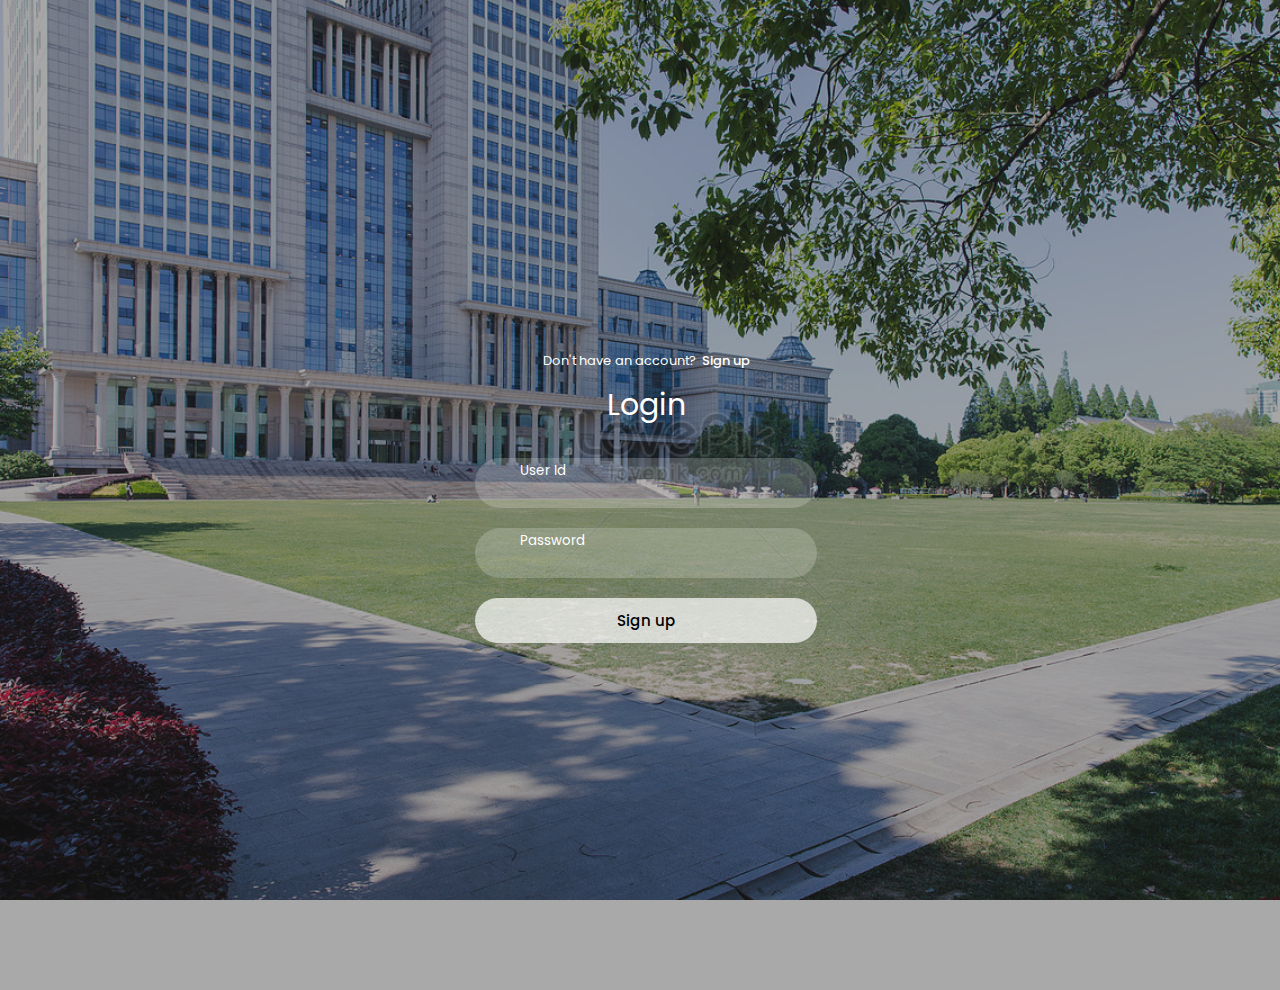
<file: index.html>
<!DOCTYPE html>
<html lang="en">
  <head>
    <meta charset="UTF-8" />
    <meta name="viewport" content="width=device-width, initial-scale=1.0" />
    <title>SCIT Source - Login</title>
    <link rel="stylesheet" href="style.css" />
  </head>
  <body>
    <div class="wrapper">
      <div class="form-box">
        <!-- LOGIN FORM -->

        <div class="login-container" id="login">
          <div class="top">
            <span>
              Don't have an account?<a href="#" onclick="signup()"
                >Sign up</a
              ></span
            >
            <header>Login</header>
          </div>

          <div class="two-forms">
            <form id="loginForm" action="" method="POST">
              <div class="logininput">
                <input
                  type="text"
                  id="userId"
                  name="userId"
                  placeholder="User Id"
                  required
                />
              </div>

              <div class="logininput">
                <input
                  type="password"
                  id="password"
                  name="password"
                  placeholder="Password"
                  required
                />
                <span
                  class="toggle-password"
                  onclick="togglePassword('password', 'eyeicon')"
                  ><img id="eyeicon" src="eye-closed.svg"
                /></span>
              </div>

              <input type="submit" class="submit" value="Sign up" />
            </form>
          </div>
        </div>

        <!-- SIGN UP FORM -->

        <div class="signup-container" id="signup">
          <div class="top">
            <span>
              Already have an account?<a href="#" onclick="login()"
                >Login</a
              ></span
            >
            <header>Sign up</header>
          </div>

          <div class="two-forms">
            <form id="loginForm" action="" method="POST">
              <div class="logininput">
                <input
                  type="text"
                  id="userId"
                  name="userId"
                  placeholder="User Id"
                  required
                />
              </div>

              <div class="logininput">
                <input
                  type="password"
                  id="password"
                  name="password"
                  placeholder="Password"
                  required
                />
                <span
                  class="toggle-password"
                  onclick="togglePassword('password', 'eyeicon')"
                  ><img id="eyeicon" src="eye-closed.svg"
                /></span>
              </div>

              <input type="submit" class="submit" value="Login" />
            </form>
          </div>
        </div>
      </div>
    </div>
    <script src="index.js"></script>
  </body>
</html>
</file>
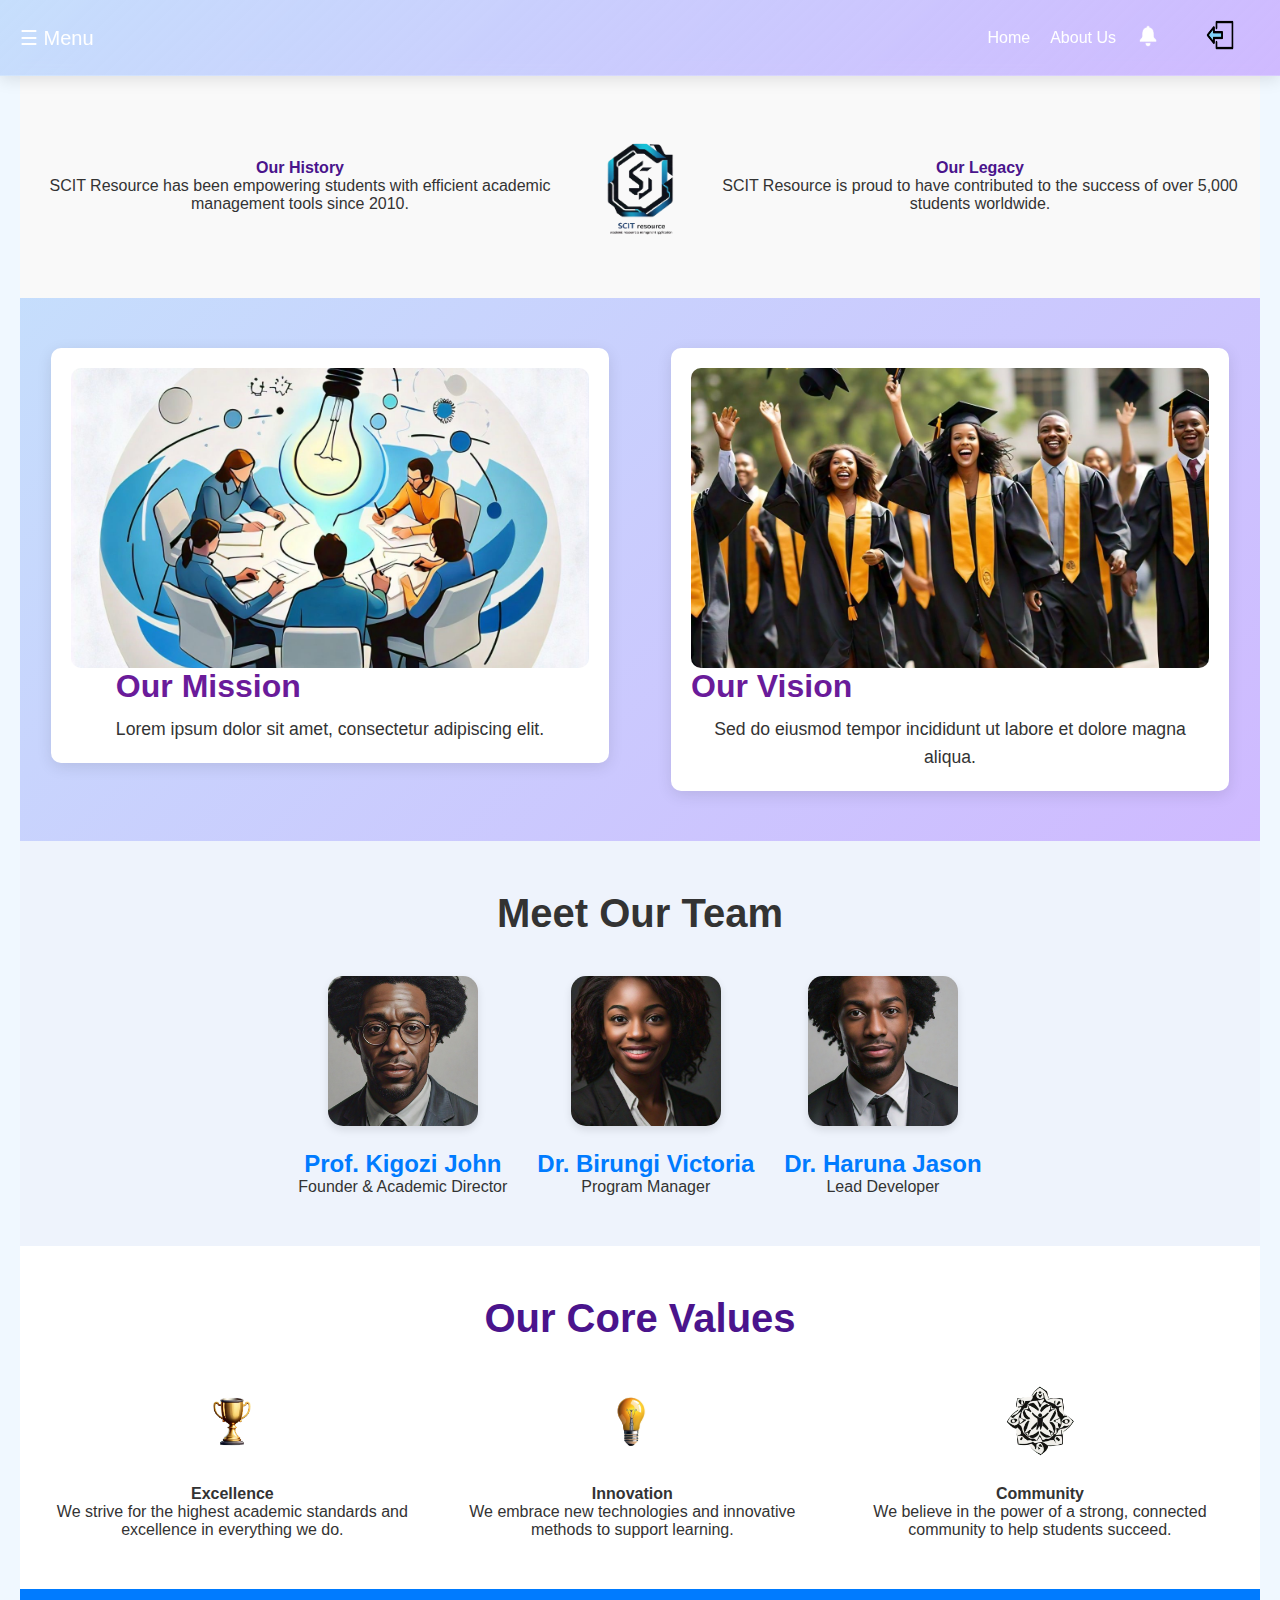
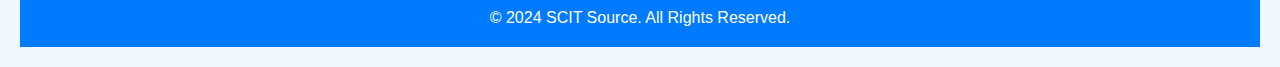
<file: aboutus.html>
<!DOCTYPE html>
<html lang="en">
  <head>
    <meta charset="UTF-8" />
    <meta name="viewport" content="width=device-width, initial-scale=1.0" />
    <title>About Us - SCIT Source</title>
    <link rel="stylesheet" href="aboutus.css" />
  </head>
  <body>
    <div class="navbar">
      <span class="menu-icon" onclick="toggleDrawer()">☰ Menu</span>
      <ul class="navbar-links">
        <li><a href="student.html">Home</a></li>
        <li><a href="aboutus.html">About Us</a></li>
        <li>
          <span class="notification-icon"
            ><img id="notificationicon" src="notification.png"
          /></span>
        </li>
        <li>
          <a href="index.html"
            ><span class="logout-icon"
              ><img id="logout" src="logout.png" /></span
          ></a>
        </li>
      </ul>
    </div>

    <div class="drawer" id="drawer">
      <div class="drawer-profile">
        <img
          class="drawer-profile-pic"
          src="profilepic.png"
          alt="Profile Picture"
        />
      </div>
      <ul>
        <li>
          <a><b>Dashboard</b></a>
        </li>
        <li><a href="student.html">Home</a></li>
        <li><a href="#mission">Mission</a></li>
        <li><a href="#vision">Vision</a></li>
        <li><a href="#team">Team</a></li>
        <li><a href="#values">Values</a></li>
      </ul>
    </div>
    <br /><br /><br />
    <div class="main-content" id="main-content">
      <div class="history-section">
        <div class="history-text-left">
          <p>
            <strong>Our History</strong><br />SCIT Resource has been empowering
            students with efficient academic management tools since 2010.
          </p>
        </div>
        <div class="logo-centered">
          <a href="index.html"><img id="logo" src="logo.png" alt="Logo" /></a>
        </div>
        <div class="history-text-right">
          <p>
            <strong>Our Legacy</strong><br />SCIT Resource is proud to have
            contributed to the success of over 5,000 students worldwide.
          </p>
        </div>
      </div>

      <div class="mission-vision-container">
        <div class="mission" id="mission">
          <img id="mission-image" src="mission.jpg" alt="Mission Image" />
          <div class="content">
            <h2>Our Mission</h2>
            <p>Lorem ipsum dolor sit amet, consectetur adipiscing elit.</p>
          </div>
        </div>
        <div class="vision" id="vision">
          <img id="vision-image" src="vision.jpg" alt="Vision Image" />
          <div class="content">
            <h2>Our Vision</h2>
            <p>
              Sed do eiusmod tempor incididunt ut labore et dolore magna aliqua.
            </p>
          </div>
        </div>
      </div>

      <section class="team" id="team">
        <h2>Meet Our Team</h2>
        <div class="team-grid">
          <div class="team-member">
            <img src="teammember1.jpg" alt="Team Member 1" />
            <h3>Prof. Kigozi John</h3>
            <p>Founder & Academic Director</p>
          </div>
          <div class="team-member">
            <img src="teammember3.jpg" alt="Team Member 2" />
            <h3>Dr. Birungi Victoria</h3>
            <p>Program Manager</p>
          </div>
          <div class="team-member">
            <img src="teammember4.jpg" alt="Team Member 3" />
            <h3>Dr. Haruna Jason</h3>
            <p>Lead Developer</p>
          </div>
        </div>
      </section>

      <section class="values" id="values">
        <h2>Our Core Values</h2>
        <div class="values-grid">
          <div class="value">
            <img src="excellence.png" alt="Excellence" />
            <h4>Excellence</h4>
            <p>
              We strive for the highest academic standards and excellence in
              everything we do.
            </p>
          </div>
          <div class="value">
            <img src="innovation.png" alt="Innovation" />
            <h4>Innovation</h4>
            <p>
              We embrace new technologies and innovative methods to support
              learning.
            </p>
          </div>
          <div class="value">
            <img src="community.png" alt="Community" />
            <h4>Community</h4>
            <p>
              We believe in the power of a strong, connected community to help
              students succeed.
            </p>
          </div>
        </div>
      </section>

      <footer>
        <p>&copy; 2024 SCIT Source. All Rights Reserved.</p>
      </footer>
    </div>

    <script src="index.js"></script>
  </body>
</html>
</file>
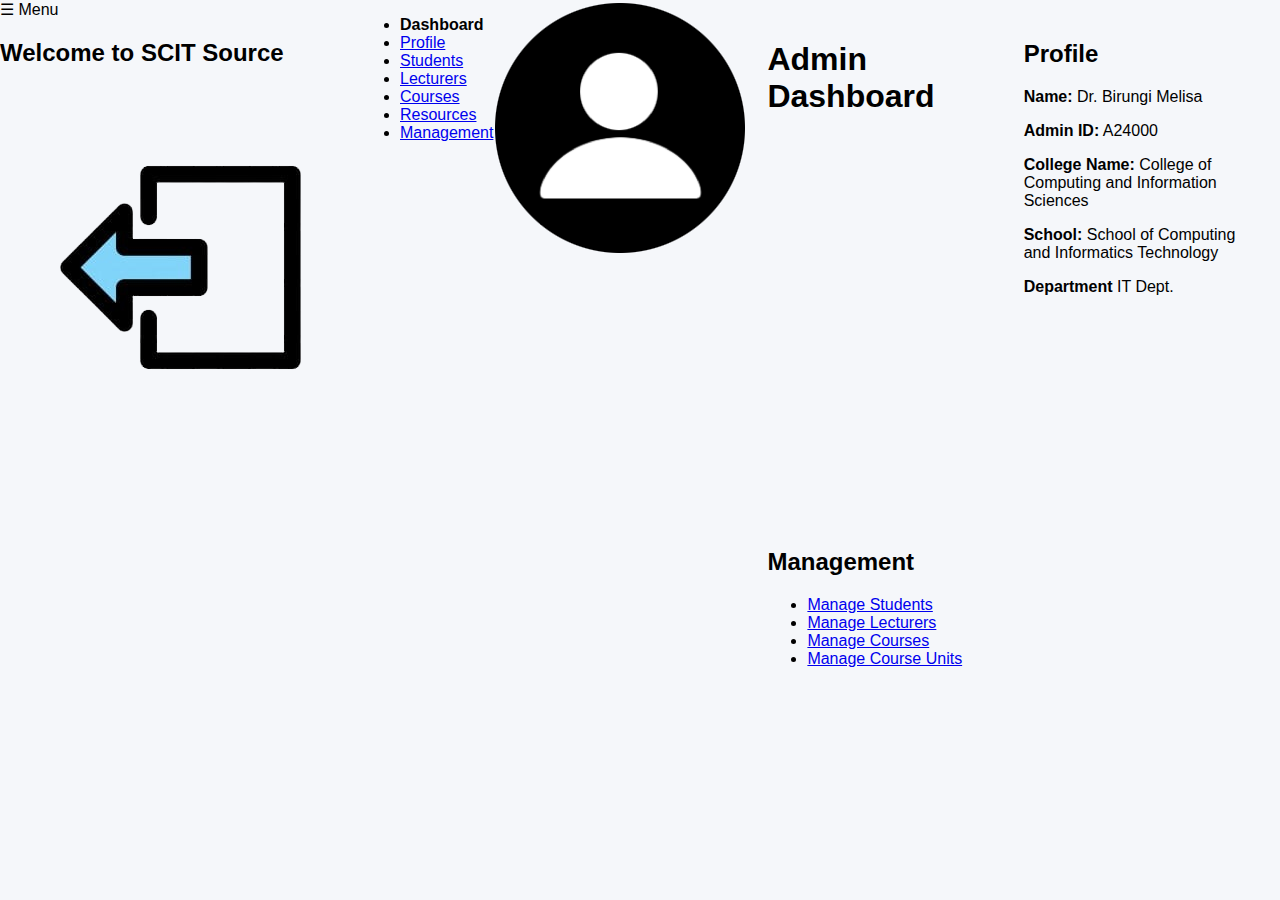
<file: admin.html>
<!DOCTYPE html>
<html lang="en">
<head>
    <meta charset="UTF-8">
    <meta name="viewport" content="width=device-width, initial-scale=1.0">
    <title>Admin Dashboard</title>
    <link rel="stylesheet" href="student.css">
</head>
<body>
    <div class="navbar">
        <span class="menu-icon" onclick="toggleDrawer()">☰ Menu</span>
        <h2>Welcome to SCIT Source</h2>
        <a href = "index.html"><span class="logout-icon"><img id = 'logout' src = "logout.png"></span></a>
    </div>
    <div class="drawer" id="drawer">
        <ul>
            <li><a><b>Dashboard</b></a></li>
            <li><a href="#profile">Profile</a></li>
            <li><a href="#">Students</a></li>
            <li><a href="#">Lecturers</a></li>
            <li><a href="#">Courses</a></li>
            <li><a href="#">Resources</a></li>
            <li><a href="#management">Management</a></li>
        </ul>
        </div>
        <div id = "profilepic">
            <img id = "profilepicsize" src = "profilepic.png">
        </div>
    <div class="dashboard">
        <h1>Admin Dashboard</h1>
        <div class="profile" id="profile">
            <h2>Profile</h2>
            <p><b>Name:</b> Dr. Birungi Melisa</p>
            <p><b>Admin ID:</b> A24000</p>
            <p><b>College Name:</b> College of Computing and Information Sciences</p>
            <p><b>School:</b> School of Computing and Informatics Technology</p>
            <p><b>Department</b> IT Dept.</p>

        </div>
        <div class="resources" id="management">
            <h2>Management</h2>
            <ul>
                <li><a href="#">Manage Students</a></li>
                <li><a href="#">Manage Lecturers</a></li>
                <li><a href="#">Manage Courses</a></li>
                <li><a href="#">Manage Course Units</a></li>
            </ul>
        </div>
    </div>
    <script src="index.js"></script>
</body>
</html>
</file>
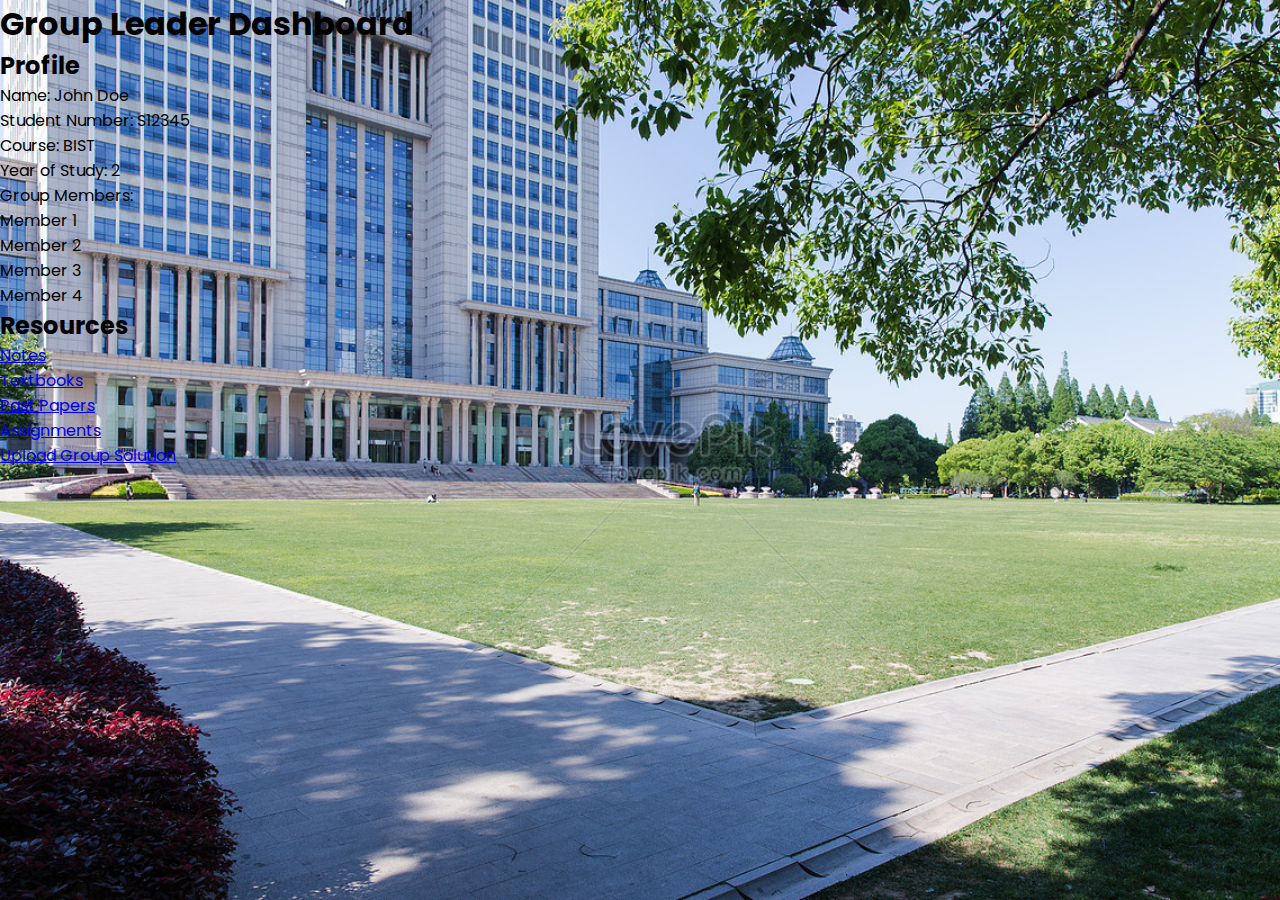
<file: groupleader.html>
<!DOCTYPE html>
<html lang="en">
<head>
    <meta charset="UTF-8">
    <meta name="viewport" content="width=device-width, initial-scale=1.0">
    <title>Group Leader Dashboard</title>
    <link rel="stylesheet" href="style.css">
</head>
<body>
    <div class="dashboard">
        <h1>Group Leader Dashboard</h1>
        <div class="profile">
            <h2>Profile</h2>
            <p>Name: John Doe</p>
            <p>Student Number: S12345</p>
            <p>Course: BIST</p>
            <p>Year of Study: 2</p>
            <p>Group Members:</p>
            <ul>
                <li>Member 1</li>
                <li>Member 2</li>
                <li>Member 3</li>
                <li>Member 4</li>
            </ul>
        </div>
        <div class="resources">
            <h2>Resources</h2>
            <ul>
                <li><a href="#">Notes</a></li>
                <li><a href="#">Textbooks</a></li>
                <li><a href="#">Past Papers</a></li>
                <li><a href="#">Assignments</a></li>
                <li><a href="#">Upload Group Solution</a></li>
            </ul>
        </div>
    </div>
    <script src="index.js"></script>
</body>
</html>
</file>
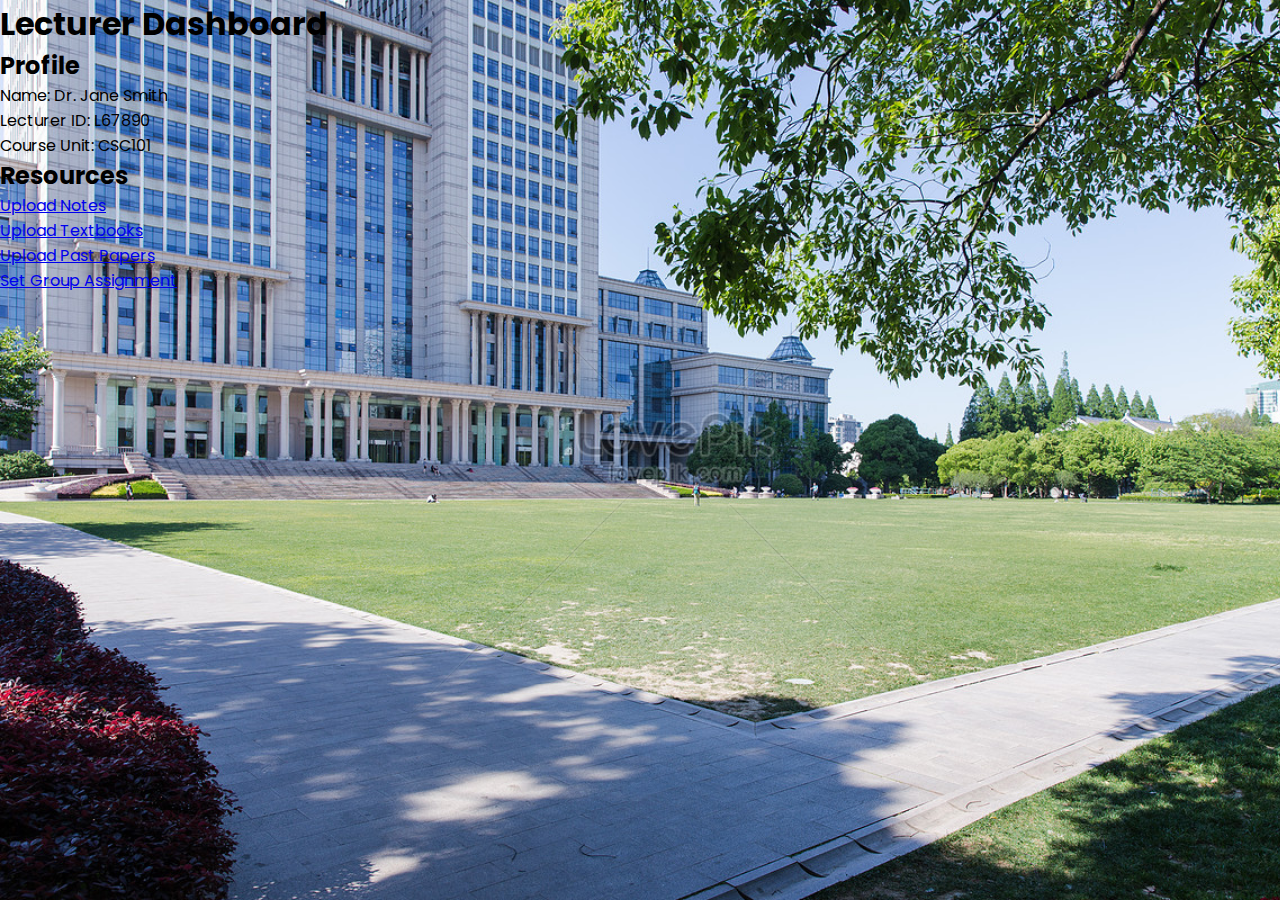
<file: lecturer.html>
<!DOCTYPE html>
<html lang="en">
<head>
    <meta charset="UTF-8">
    <meta name="viewport" content="width=device-width, initial-scale=1.0">
    <title>Lecturer Dashboard</title>
    <link rel="stylesheet" href="style.css">
</head>
<body>
    <div class="dashboard">
        <h1>Lecturer Dashboard</h1>
        <div class="profile">
            <h2>Profile</h2>
            <p>Name: Dr. Jane Smith</p>
            <p>Lecturer ID: L67890</p>
            <p>Course Unit: CSC101</p>
        </div>
        <div class="resources">
            <h2>Resources</h2>
            <ul>
                <li><a href="#">Upload Notes</a></li>
                <li><a href="#">Upload Textbooks</a></li>
                <li><a href="#">Upload Past Papers</a></li>
                <li><a href="#">Set Group Assignment</a></li>
            </ul>
        </div>
    </div>
    <script src="index.js"></script>
</body>
</html>
</file>
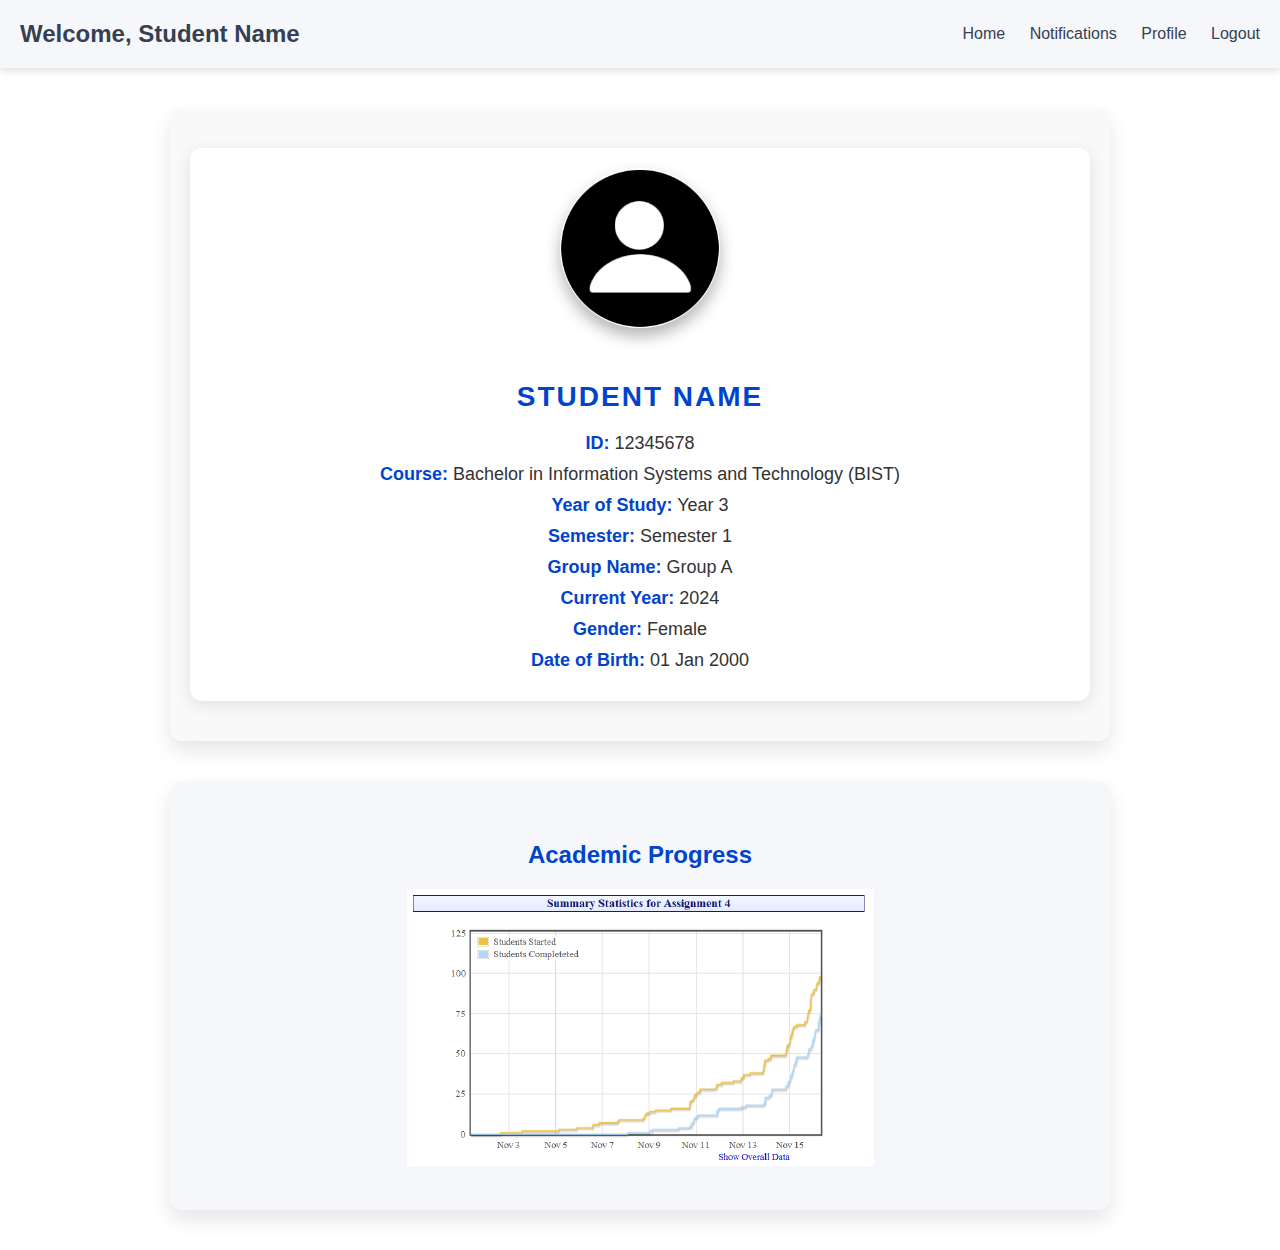
<file: profile.html>
<!DOCTYPE html>
<html lang="en">
  <head>
    <meta charset="UTF-8" />
    <meta name="viewport" content="width=device-width, initial-scale=1.0" />
    <title>Student Profile</title>
    <link rel="stylesheet" href="profile.css" />
  </head>
  <body>
    <header>
      <h1>Welcome, Student Name</h1>
      <div class="header-links">
        <a href="student.html">Home</a>
        <a href="#notifications">Notifications</a>
        <a href="profile.html">Profile</a>
        <a href="index.html">Logout</a>
      </div>
    </header>

    <section id="profile" class="profile-section">
      <div class="profile-container">
        <div class="profile-pic">
          <img src="profilepic.png" alt="Profile Picture" />
        </div>
        <div class="profile-info">
          <h2 id="student-name">Student Name</h2>
          <p><strong>ID:</strong> <span id="student-id">12345678</span></p>
          <p>
            <strong>Course:</strong>
            <span id="student-course"
              >Bachelor in Information Systems and Technology (BIST)</span
            >
          </p>
          <p>
            <strong>Year of Study:</strong>
            <span id="student-year">Year 3</span>
          </p>
          <p>
            <strong>Semester:</strong>
            <span id="student-semester">Semester 1</span>
          </p>
          <p>
            <strong>Group Name:</strong>
            <span id="student-group">Group A</span>
          </p>
          <p>
            <strong>Current Year:</strong>
            <span id="current-year">2024</span>
          </p>
          <p>
            <strong>Gender:</strong> <span id="student-gender">Female</span>
          </p>
          <p>
            <strong>Date of Birth:</strong> <span id="dob">01 Jan 2000</span>
          </p>
        </div>
      </div>
    </section>

    <section id="progress" class="progress-section">
      <h2>Academic Progress</h2>
      <div class="progress-chart">
        <img src="chart.png" alt="Progress Graph" />
      </div>
    </section>

    <script src="index.js"></script>
  </body>
</html>
</file>
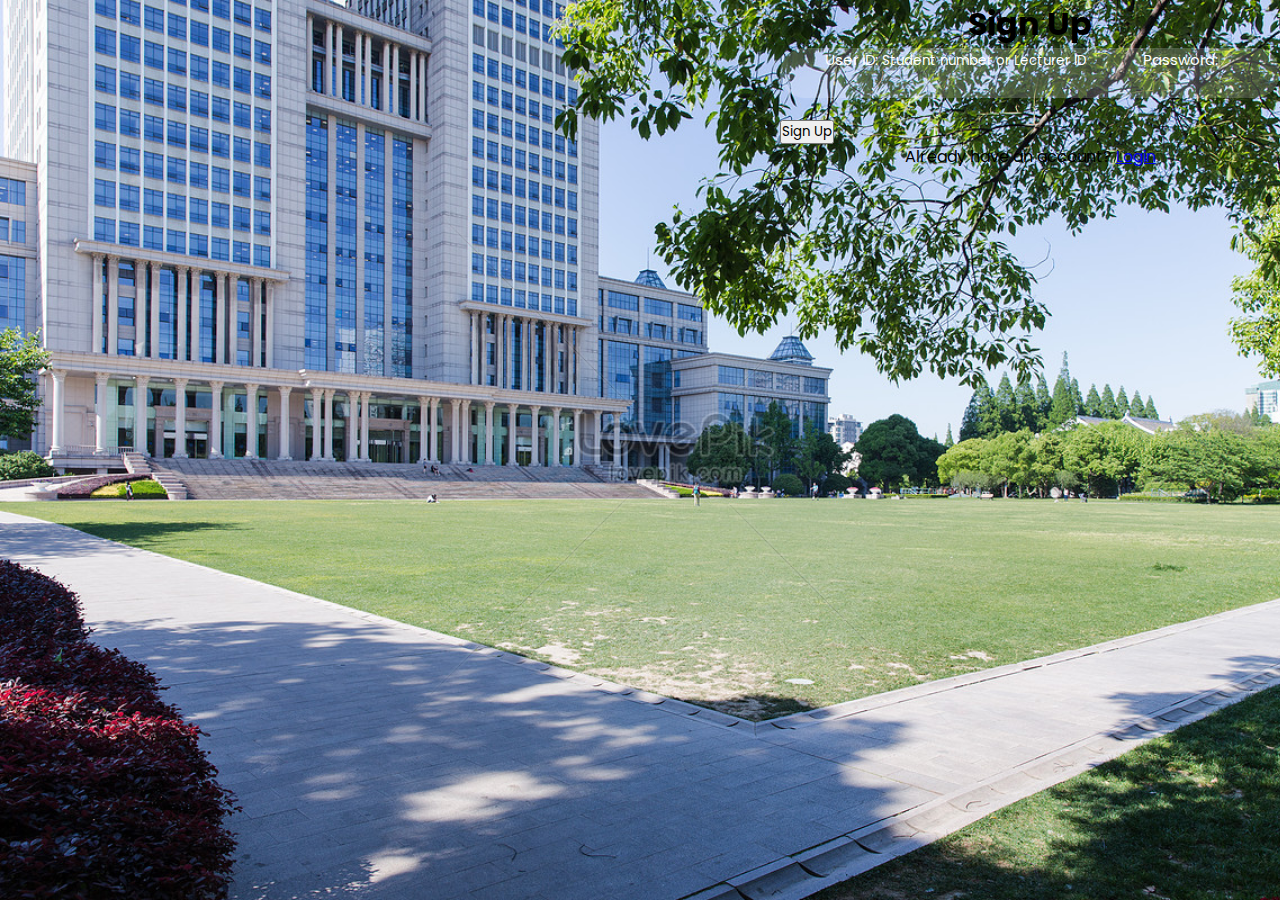
<file: signup.html>
<!DOCTYPE html>
<html lang="en">
<head>
    <meta charset="UTF-8">
    <meta name="viewport" content="width=device-width, initial-scale=1.0">
    <title>SCIT Source - Sign Up</title>
    <link rel="stylesheet" href="style.css">
</head>
<body>
    <div class="login-container">
        <h1>Sign Up</h1>
        <form id="signupForm" action = "" method = "POST">
            <div class = "logininput">
            <label for="userId">User ID:</label>
            <input type="text" id="userId" name="userId" placeholder="Student number or Lecturer ID" required>
            <label for="password">Password:</label>
            <input type="password" id="password" name="password" required>
            <span class="toggle-password" onclick="togglePassword('password', 'eyeicon')"><img id = "eyeicon" src="eye-closed.svg"></span>
            </div>
            <button type="submit">Sign Up</button>
        </form>
        <p class = "Par1">Already have an account? <a href="index.html">Login</a></p>
    </div>
    <script src="server.js"></script>
    <script src="index.js"></script>
</body>
</html>
</file>
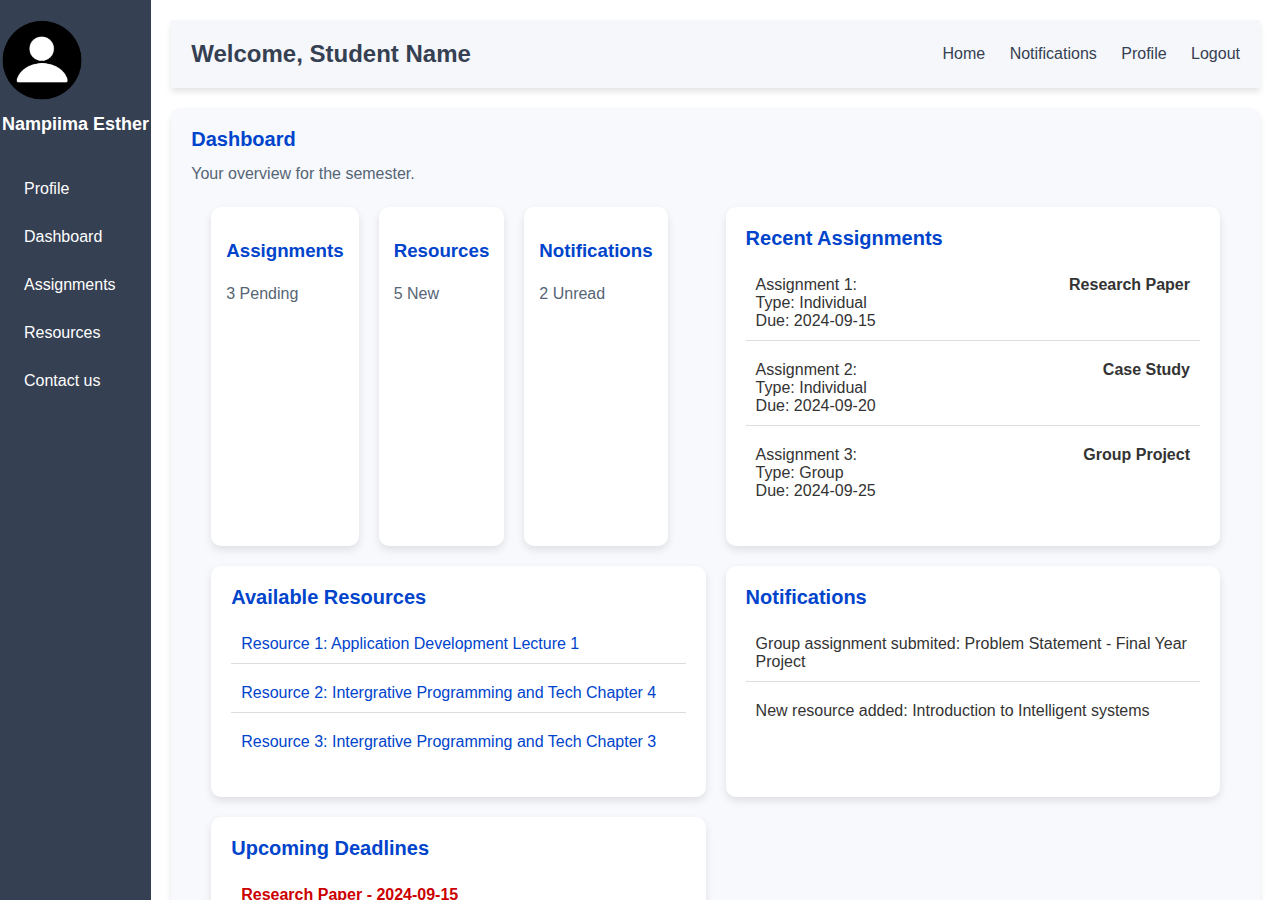
<file: student.html>
<!DOCTYPE html>
<html lang="en">
  <head>
    <meta charset="UTF-8" />
    <meta name="viewport" content="width=device-width, initial-scale=1.0" />
    <title>Student Dashboard</title>
    <link rel="stylesheet" href="student.css" />
  </head>
  <body>
    <div class="sidebar">
      <div class="profile">
        <img src="profilepic.png" alt="Profile Picture" />
        <h2>Nampiima Esther</h2>
      </div>
      <nav class="nav-links">
        <a href="profile.html" class="nav-item">Profile</a>
        <a href="#dashboard" class="nav-item">Dashboard</a>
        <a href="#assignments" class="nav-item">Assignments</a>
        <a href="#resources" class="nav-item">Resources</a>
        <a href="#contactus" class="nav-item">Contact us</a>
      </nav>
    </div>

    <div class="main-content">
      <header>
        <h1>Welcome, Student Name</h1>
        <div class="header-links">
          <a href="student.html">Home</a>
          <a href="#notifications">Notifications</a>
          <a href="profile.html">Profile</a>
          <a href="index.html">Logout</a>
        </div>
      </header>

      <!-- DASHBOARD -->

      <section id="dashboard" class="content-section">
        <h2>Dashboard</h2>
        <p>Your overview for the semester.</p>

        <section id="dashboard" class="dashboard">
          <div class="overview-cards">
            <div class="card">
              <h3>Assignments</h3>
              <p>3 Pending</p>
            </div>
            <div class="card">
              <h3>Resources</h3>
              <p>5 New</p>
            </div>
            <div class="card">
              <h3>Notifications</h3>
              <p>2 Unread</p>
            </div>
          </div>

          <div class="recent-assignments">
            <h2>Recent Assignments</h2>
            <ul>
              <li>
                <span>Assignment 1: <strong>Research Paper</strong></span>
                <span>Type: Individual</span>
                <span>Due: 2024-09-15</span>
              </li>
              <li>
                <span>Assignment 2: <strong>Case Study</strong></span>
                <span>Type: Individual</span>
                <span>Due: 2024-09-20</span>
              </li>
              <li>
                <span>Assignment 3: <strong>Group Project</strong></span>
                <span>Type: Group</span>
                <span>Due: 2024-09-25</span>
              </li>
            </ul>
          </div>

          <div class="available-resources">
            <h2>Available Resources</h2>
            <ul>
              <li>
                <a href="resource1.pdf"
                  >Resource 1: Application Development Lecture 1</a
                >
              </li>
              <li>
                <a href="resource2.pdf"
                  >Resource 2: Intergrative Programming and Tech Chapter 4</a
                >
              </li>
              <li>
                <a href="resource3.pdf"
                  >Resource 3: Intergrative Programming and Tech Chapter 3</a
                >
              </li>
            </ul>
          </div>

          <div class="notifications">
            <h2>Notifications</h2>
            <ul>
              <li>
                Group assignment submited: Problem Statement - Final Year
                Project
              </li>
              <li>New resource added: Introduction to Intelligent systems</li>
            </ul>
          </div>

          <div class="upcoming-deadlines">
            <h2>Upcoming Deadlines</h2>
            <ul>
              <li>Research Paper - 2024-09-15</li>
              <li>Case Study - 2024-09-20</li>
              <li>Group Project - 2024-09-25</li>
            </ul>
          </div>
        </section>
      </section>

      <!-- ASSIGNMENTS -->

      <div class="content-section" id="assignments">
        <h2>Assignments</h2>
        <p>View and submit your assignments.</p>
        <div class="assignment-section">
          <h3 onclick="toggleAssignment('individual')">
            Individual Assignments
          </h3>
          <div id="individual" class="assignment-content">
            <div class="assignment-item">
              <h4 onclick="toggleQuestions('individual-assignment-1')">
                Assignment 1: Research Paper
              </h4>
              <div id="individual-assignment-1" class="questions">
                <p>1. Write a research paper on AI/ machine learning.</p>
                <p>Hard copies to be submited in the lecture.</p>
              </div>
            </div>
            <div class="assignment-item">
              <h4 onclick="toggleQuestions('individual-assignment-2')">
                Assignment 2: Case Study(User Interface Design)
              </h4>
              <div id="individual-assignment-2" class="questions">
                <p>
                  1. As a UI designer, design a mobile app design for a food
                  delivery application .
                </p>
                <p>
                  2. Discuss why you used the tool you chose for the UI design?
                </p>
              </div>
            </div>
          </div>
        </div>

        <div class="assignment-section">
          <h3 onclick="toggleAssignment('group')">Group Assignments</h3>
          <div id="group" class="assignment-content">
            <div class="assignment-item">
              <h4 onclick="toggleQuestions('group-assignment-1')">
                Group Project: Application development
              </h4>
              <div id="group-assignment-1" class="questions">
                <p>1. Outline the architecture of a web application.</p>
                <p>2. How would you handle user authentication in a web app?</p>
              </div>
            </div>
            <div class="assignment-item">
              <h4 onclick="toggleQuestions('group-assignment-2')">
                Group Research: Intergrative Programming and Tech
              </h4>
              <div id="group-assignment-2" class="questions">
                <p>1. What are APIs and how are they used?</p>
                <p>
                  2. Discuss the process of using an API for front-end to
                  back-end intergration.
                </p>
              </div>
            </div>
          </div>
        </div>
      </div>

      <!-- RESOURCES -->

      <section id="resources" class="content-section">
        <h2>Resources</h2>
        <p>Access all your reading material here!.</p>
        <div class="course-container">
          <!-- Course Card Template -->
          <div class="course-card">
            <h3>Integrative Prog and Tech</h3>
            <div class="resource-group">
              <!-- Notes Section -->
              <button
                class="resource-toggle"
                onclick="toggleResources('integrative-programming-notes')"
              >
                Notes
              </button>
              <div id="integrative-programming-notes" class="resource-content">
                <div class="resource-item">
                  <a href="#">View Note 1</a> | <a href="#">Download</a>
                </div>
                <div class="resource-item">
                  <a href="#">View Note 2</a> | <a href="#">Download</a>
                </div>
              </div>

              <!-- Page Break -->
              <br />

              <!-- Textbooks Section -->
              <button
                class="resource-toggle"
                onclick="toggleResources('integrative-programming-textbooks')"
              >
                Textbooks
              </button>
              <div
                id="integrative-programming-textbooks"
                class="resource-content"
              >
                <div class="resource-item">
                  <a href="#">View Textbook 1</a> | <a href="#">Download</a>
                </div>
              </div>

              <!-- Page Break -->
              <br />

              <!-- Past Papers Section -->
              <button
                class="resource-toggle"
                onclick="toggleResources('integrative-programming-pastpapers')"
              >
                Past Papers
              </button>
              <div
                id="integrative-programming-pastpapers"
                class="resource-content"
              >
                <div class="resource-item">
                  <a href="#">View Past Paper 1</a> | <a href="#">Download</a>
                </div>
              </div>
            </div>
          </div>
          <!-- End of Course Card Template -->

          <!-- Repeat for other courses with different IDs -->
          <!-- Application Development -->
          <div class="course-card">
            <h3>Application Development</h3>
            <div class="resource-group">
              <!-- Notes Section -->
              <button
                class="resource-toggle"
                onclick="toggleResources('application-development-notes')"
              >
                Notes
              </button>
              <div id="application-development-notes" class="resource-content">
                <!-- Add resources here -->
              </div>

              <!-- Page Break -->
              <br />

              <!-- Textbooks Section -->
              <button
                class="resource-toggle"
                onclick="toggleResources('application-development-textbooks')"
              >
                Textbooks
              </button>
              <div
                id="application-development-textbooks"
                class="resource-content"
              >
                <!-- Add resources here -->
              </div>

              <!-- Page Break -->
              <br />

              <!-- Past Papers Section -->
              <button
                class="resource-toggle"
                onclick="toggleResources('application-development-pastpapers')"
              >
                Past Papers
              </button>
              <div
                id="application-development-pastpapers"
                class="resource-content"
              >
                <!-- Add resources here -->
              </div>
            </div>
          </div>

          <!-- User Interface Design -->
          <div class="course-card">
            <h3>User Interface Design</h3>
            <div class="resource-group">
              <!-- Notes Section -->
              <button
                class="resource-toggle"
                onclick="toggleResources('ui-design-notes')"
              >
                Notes
              </button>
              <div id="ui-design-notes" class="resource-content">
                <!-- Add resources here -->
              </div>

              <!-- Page Break -->
              <br />

              <!-- Textbooks Section -->
              <button
                class="resource-toggle"
                onclick="toggleResources('ui-design-textbooks')"
              >
                Textbooks
              </button>
              <div id="ui-design-textbooks" class="resource-content">
                <!-- Add resources here -->
              </div>

              <!-- Page Break -->
              <br />

              <!-- Past Papers Section -->
              <button
                class="resource-toggle"
                onclick="toggleResources('ui-design-pastpapers')"
              >
                Past Papers
              </button>
              <div id="ui-design-pastpapers" class="resource-content">
                <!-- Add resources here -->
              </div>
            </div>
          </div>

          <!-- Project -->
          <div class="course-card">
            <h3>Project</h3>
            <div class="resource-group">
              <!-- Notes Section -->
              <button
                class="resource-toggle"
                onclick="toggleResources('project-notes')"
              >
                Notes
              </button>
              <div id="project-notes" class="resource-content">
                <!-- Add resources here -->
              </div>

              <!-- Page Break -->
              <br />

              <!-- Textbooks Section -->
              <button
                class="resource-toggle"
                onclick="toggleResources('project-textbooks')"
              >
                Textbooks
              </button>
              <div id="project-textbooks" class="resource-content">
                <!-- Add resources here -->
              </div>

              <!-- Page Break -->
              <br />

              <!-- Past Papers Section -->
              <button
                class="resource-toggle"
                onclick="toggleResources('project-pastpapers')"
              >
                Past Papers
              </button>
              <div id="project-pastpapers" class="resource-content">
                <!-- Add resources here -->
              </div>
            </div>
          </div>

          <!-- Intelligent Systems -->
          <div class="course-card">
            <h3>Intelligent Systems</h3>
            <div class="resource-group">
              <!-- Notes Section -->
              <button
                class="resource-toggle"
                onclick="toggleResources('intelligent-systems-notes')"
              >
                Notes
              </button>
              <div id="intelligent-systems-notes" class="resource-content">
                <!-- Add resources here -->
              </div>

              <!-- Page Break -->
              <br />

              <!-- Textbooks Section -->
              <button
                class="resource-toggle"
                onclick="toggleResources('intelligent-systems-textbooks')"
              >
                Textbooks
              </button>
              <div id="intelligent-systems-textbooks" class="resource-content">
                <!-- Add resources here -->
              </div>

              <!-- Page Break -->
              <br />

              <!-- Past Papers Section -->
              <button
                class="resource-toggle"
                onclick="toggleResources('intelligent-systems-pastpapers')"
              >
                Past Papers
              </button>
              <div id="intelligent-systems-pastpapers" class="resource-content">
                <!-- Add resources here -->
              </div>
            </div>
          </div>
        </div>
        <div class="nav-arrows">
          <button class="arrow-left" onclick="scrollCourses(-1)">
            &#9664;
          </button>
          <button class="arrow-right" onclick="scrollCourses(1)">
            &#9654;
          </button>
        </div>
      </section>

      <!-- CONTACT US -->

      <section id="contactus" class="content-section">
        <h2>Contact Us</h2>
        <p>Contact us for help and support.</p>

        <div class="contact-info">
          <p>Email: <a href="mailto:scitresource@info">scitresource@info</a></p>
          <p>Phone: +256 771 234 567</p>
        </div>

        <div class="social-media">
          <a href="#"
            ><img src="icon2.png" alt="Facebook Icon" class="social-icon"
          /></a>
          <a href="#"
            ><img src="icon4.png" alt="X Icon" class="social-icon"
          /></a>
          <a href="#"
            ><img src="icon5.png" alt="Instagram Icon" class="social-icon"
          /></a>
        </div>

        <div class="message-form">
          <h3>Send a Message to the Admin</h3>
          <form id="contactForm">
            <div class="form-group">
              <label for="name">Name:</label>
              <input type="text" id="name" name="name" required />
            </div>
            <div class="form-group">
              <label for="email">Email:</label>
              <input type="email" id="email" name="email" required />
            </div>
            <div class="form-group">
              <label for="message">Message:</label>
              <textarea
                id="message"
                name="message"
                rows="5"
                required
              ></textarea>
            </div>
            <button type="submit">Send Message</button>
          </form>
        </div>
      </section>

      <footer class="footer">
        <div class="footer-content">
          <div class="footer-links">
            <a href="#dashboard">Home</a>
            <a href="profile.html">Profile</a>
            <a href="#resources">Resources</a>
            <a href="#contactus">Contact Us</a>
          </div>

          <div class="footer-social-media">
            <a href="#"
              ><img src="icon2.png" alt="Facebook Icon" class="social-icon"
            /></a>
            <a href="#"
              ><img src="icon4.png" alt="X Icon" class="social-icon"
            /></a>
            <a href="#"
              ><img src="icon5.png" alt="Instagram Icon" class="social-icon"
            /></a>
          </div>

          <div class="footer-info">
            <p>&copy; 2024 SCIT Resources. All rights reserved.</p>
            <p>
              Email: <a href="mailto:scitresource@info">scitresource@info</a>
            </p>
          </div>
        </div>
      </footer>
    </div>
    <script src="index.js"></script>
  </body>
</html>
</file>
<file: style.css>
@import url('https://fonts.googleapis.com/css2?family=Poppins:wght@400;500;600&display=swap');

*{
    margin: 0;
    padding: 0;
    box-sizing: border-box;
    font-family: 'Poppins', 'sans-serif';
}
body {
    font-family: Arial, sans-serif;
    color: black;
    margin: 0;
    padding: 0;
    background: url('background.jpg');
    background-repeat: no-repeat;
    background-size: cover;
    background-attachment: fixed;
}

.wrapper{
    display: flex;
    justify-content: center;
    align-items: center;
    min-height: 110vh;
    background: rgba(39, 39, 39, 0.4);
}

.form-box{
    position: relative;
    display: flex;
    align-items: center;
    width: 512px;
    height: 420px;
    z-index: 2;
    overflow: hidden;
}

.signup-container{
    position: absolute;
    left: 520px;
    width: 500px;
    display: flex;
    flex-direction: column;
    transition: .5s ease-in-out;
    align-items: center;
}

.login-container{
    position: absolute;
    right: 0px;
    width: 500px;
    display: flex;
    flex-direction: column;
    transition: .5s ease-in-out;
    align-items: center;
}

.top{
    text-align: center;
}

.top span{
    color: #fff;
    font-size: small;
    padding: 10px 0;
}

.top span a{
    font-weight: 500;
    color: #fff;
    text-decoration: none;
    margin-left: 5px;
}

header{
    color: #fff;
    font-size: 30px;
    text-align: center;
    padding: 10px 0 30px 0;
}

.two-forms{
    display: flex;
    gap: 10px;
}

.logininput{
    font-size: 15px;
    background: rgba(255, 255, 255, 0.2);
    color: #fff;
    height: 50px;
    width: 100%;
    padding: 0 20px 0 45px;
    border: none;
    border-radius: 30px;
    outline: none;
    transition: .2s ease;
    margin-bottom: 20px;
    align-items: center;
    
}

input{
    background-color: transparent;
    outline: none;
    border: none;
}

.logininput:hover, .input-field:focus{
    background: rgba(255, 255, 255, 0.25);
}

::-webkit-input-placeholder{
    color: #fff;
}

.submit{
    font-size: 15px;
    font-weight: 500;
    color: black;
    height: 45px;
    width: 100%;
    border: none;
    border-radius: 30px;
    outline: none;
    background: rgba(255, 255, 255, 0.7);
    cursor: pointer;
    transition: .3s ease-in-out;
}

.submit:hover{
    background: rgba(255, 255, 255, 0.5);
    box-shadow: 1px 5px 7px 1px rgba(0, 0, 0, 0.2);
}

.toggle-password {
    position: relative;
    left: 525px;
    top: 15px;
    transform: translateY(-50%);
    cursor: pointer;
    user-select: none;
    z-index: 10;
}
</file>
<file: aboutus.css>
* {
    margin: 0;
    padding: 0;
    box-sizing: border-box;
    font-family: 'Arial', sans-serif;
}

body {
    background-color: #f0f8ff;
    color: #333;
}

.history-section {
    display: flex;
    justify-content: center;
    align-items: center;
    text-align: center;
    padding: 50px 0;
    background-color: #f9f9f9;
}

.history-text-left,
.history-text-right {
    flex: 1;
    padding: 0 20px;
    font-size: 1rem;
    color: #333;
    animation: fadeInUp 1.5s ease-in-out;
}

.history-text-left p strong,
.history-text-right p strong{
    color: #4a148c;
}

.logo-centered {
    flex-shrink: 0;
}

#logo {
    height: 120px;
    transition: transform 0.3s ease-in-out;
}

#logo:hover {
    transform: scale(1.1);
}


.mission-vision-container {
    display: flex;
    justify-content: space-around;
    align-items: flex-start;
    padding: 50px 0;
    background: linear-gradient(135deg, rgba(193, 219, 252, 0.9), rgba(174, 123, 255, 0.5)); 
}

.mission, .vision {
    display: flex;
    flex-direction: column;
    align-items: center;
    max-width: 45%;
    background-color: white;
    padding: 20px;
    border-radius: 10px;
    box-shadow: 0 4px 15px rgba(0, 0, 0, 0.1);
    transition: transform 0.3s ease-in-out, box-shadow 0.3s ease-in-out;
}

.mission:hover, .vision:hover {
    transform: scale(1.05);
    box-shadow: 0 6px 20px rgba(0, 0, 0, 0.2);
}

.mission img, .vision img {
    max-width: 100%;
    height: auto;
    border-radius: 10px;
    margin-bottom: 20px;
}

.mission h2, .vision h2 {
    color: #6a1b9a; /* Adding a touch of purple for headings */
    font-size: 2rem;
    margin-bottom: 10px;
}

.mission p, .vision p {
    font-size: 1.1rem;
    line-height: 1.6;
    text-align: center;
}

/* More engaging color to the team section */
.team-member h3 {
    font-size: 1.7rem;
    color: #7b1fa2; /* Add a deeper purple */
}

.values h2 {
    color: #4a148c; /* Subtle purple tone for value section heading */
}

/* Styling images to match new color scheme */
.styled-image {
    border: 5px solid rgba(174, 123, 255, 0.5);
}

.team {
    text-align: center;
    padding: 50px 20px;
    background-color: #eef3fc;
}

.team h2 {
    margin-bottom: 40px;
    font-size: 2.5rem;
    animation: fadeInDown 1.5s ease-in-out;
}

.team-grid {
    display: flex;
    justify-content: center;
    gap: 30px;
}

.team-member {
    text-align: center;
    animation: zoomIn 1.5s ease-in-out;
}

.team-member img {
    border-radius: 50%;
    width: 150px;
    height: 150px;
    margin-bottom: 20px;
}

.team-member h3 {
    font-size: 1.5rem;
    color: #007bff;
}

.values {
    background-color: #fff;
    padding: 50px 20px;
    text-align: center;
}

.values h2 {
    font-size: 2.5rem;
    margin-bottom: 40px;
    animation: fadeInDown 1.5s ease-in-out;
}

.values-grid {
    display: flex;
    justify-content: center;
    gap: 30px;
}

.value {
    text-align: center;
    animation: zoomIn 1.5s ease-in-out;
}

.value img {
    width: 80px;
    height: 80px;
    margin-bottom: 20px;
}

footer {
    background-color: #007bff;
    color: white;
    text-align: center;
    padding: 20px 0;
}

.styled-image {
    max-width: 100%;
    height: auto;
    border-radius: 15px;
    box-shadow: 0 4px 8px rgba(0, 0, 0, 0.1);
    margin: 20px;
    transition: transform 0.3s ease-in-out, box-shadow 0.3s ease-in-out;
}

.styled-image:hover {
    transform: scale(1.05); /* Slight zoom effect on hover */
    box-shadow: 0 6px 15px rgba(0, 0, 0, 0.2); /* Stronger shadow on hover */
}

#mission-image, #vision-image {
    width: 800px; 
    max-height: 300px;
    margin: 0 30px; 
    object-fit: cover;
}

.team-member img {
    width: 150px;
    height: 150px;
    object-fit: cover; /* Ensures images are not stretched or distorted */
    border-radius: 10%;
    box-shadow: 0 4px 8px rgba(0, 0, 0, 0.1);
    transition: transform 0.3s ease-in-out;
}

.team-member img:hover {
    transform: scale(1.1);
}

.navbar {
    display: flex;
    justify-content: space-between;
    align-items: center;
    background: linear-gradient(135deg, rgba(193, 219, 252, 0.9), rgba(174, 123, 255, 0.5)); 
    padding: 10px 20px;
    color: white;
    position: fixed;
    width: 100%;
    top: 0;
    z-index: 100;
    backdrop-filter: blur(10px); 
    box-shadow: 0 4px 15px rgba(0, 0, 0, 0.1); 
    border-bottom: 1px solid rgba(255, 255, 255, 0.2); 
    
}

.navbar h2 {
    margin: 0;
    font-size: 20px;
}

.navbar-links {
    display: flex;
    align-items: center;
    animation: fadeInUp 1.5s ease-in-out;
}

.navbar-links a {
    margin-left: 20px;
    color: white;
    text-decoration: none;
    font-size: 16px;
}

.navbar-links li{
    list-style-type: none;
}

.navbar-links a:hover {
    color: black;
}

.navbar-links .search-bar {
    margin-left: 10px;
    padding: 5px 10px;
    border-radius: 20px;
    border: none;
}

#notificationicon{
    margin-left: 20px;
    width: 24px;
    height: 24px;
}

.navbar-links .logout-icon img {
    margin-left: 20px;
    width: 40px;
    height: 40px;
}

.navbar .menu-icon,
.navbar .logout-icon {
    cursor: pointer;
    font-size: 20px;
}

#logout {
    width: 40px;
    height: 50px;
}

.navbar .logout-icon{
    margin-right: 20px;
}

.drawer {
    background-color: white;
    display: flex;
    flex-direction: column;
    justify-items: center;
    align-items: center;
    position: fixed;
    margin-top: 70px;
    top: 0px;
    left: -290px;
    width: 100px;
    height: 100%;
    background-color: #fff;
    box-shadow: 2px 0 5px rgba(0, 0, 0, 0.5);
    padding: 20px;
    transition: left 0.3s ease;
}

.drawer.open {
    left: 0;
}

.main-content {
    margin-left: 0;
    transition: margin-left 0.3s ease;
    padding: 20px;
}

.drawer.open + .main-content {
    margin-left: 250px;
}

.drawer-profile {
    text-align: center;
    margin-bottom: 20px;
}

.drawer-profile-pic {
    width: 80px;
    height: 80px;
    border-radius: 50%;
    border: 2px solid rgba(0, 123, 255, 0.8); 
    box-shadow: 0 4px 8px rgba(0, 0, 0, 0.1); 
}

.drawer ul {
    list-style-type: none;
    padding: 0;
    width: 100%;
    text-align: center;
}

.drawer ul li {
    margin: 20px 0;
}

.drawer ul li a {
    text-decoration: none;
    color: #007bff;
    font-size: 18px;
}

/* Animations */
@keyframes fadeInDown {
    from {
        opacity: 0;
        transform: translateY(-20px);
    }
    to {
        opacity: 1;
        transform: translateY(0);
    }
}

@keyframes fadeInUp {
    from {
        opacity: 0;
        transform: translateY(20px);
    }
    to {
        opacity: 1;
        transform: translateY(0);
    }
}

@keyframes slideInLeft {
    from {
        opacity: 0;
        transform: translateX(-30px);
    }
    to {
        opacity: 1;
        transform: translateX(0);
    }
}

@keyframes slideInRight {
    from {
        opacity: 0;
        transform: translateX(30px);
    }
    to {
        opacity: 1;
        transform: translateX(0);
    }
}

@keyframes zoomIn {
    from {
        opacity: 0;
        transform: scale(0.9);
    }
    to {
        opacity: 1;
        transform: scale(1);
    }
}
</file>
<file: student.css>
body {
    margin: 0;
    font-family: 'Segoe UI', Tahoma, Geneva, Verdana, sans-serif;
    display: flex;
    height: 100vh;
    overflow: hidden;
    background-color: #f5f7fa;
}

.sidebar {
    width: 250px;
    background-color: #354052;
    color: white;
    display: flex;
    flex-direction: column;
    align-items: center;
    padding-top: 20px;
    transition: all 0.3s ease;
}

.sidebar .profile img {
    width: 80px;
    border-radius: 50%;
    margin-bottom: 10px;
    transition: transform 0.3s ease;
}

.sidebar .profile img:hover {
    transform: scale(1.1);
}

.sidebar .profile h2 {
    margin: 0;
    font-size: 18px;
    text-align: center;
}

.nav-links {
    margin-top: 30px;
    width: 100%;
}

.nav-item {
    text-decoration: none;
    color: white;
    display: block;
    padding: 15px 20px;
    transition: background-color 0.3s ease;
    border-left: 4px solid transparent;
}

.nav-item:hover {
    background-color: #3e4c63;
    border-left: 4px solid #009688;
}


.main-content {
    flex-grow: 1;
    background-color: #ffffff;
    padding: 20px;
    overflow-y: auto;
    transition: all 0.3s ease;
}

header {
    display: flex;
    justify-content: space-between;
    align-items: center;
    background-color: #f5f7fa;
    padding: 20px;
    box-shadow: 0 4px 6px rgba(0, 0, 0, 0.1);
}

header h1 {
    margin: 0;
    font-size: 24px;
    color: #354052;
}

.header-links a {
    margin-left: 20px;
    text-decoration: none;
    color: #354052;
    transition: color 0.3s ease;
}

.header-links a:hover {
    color: #009688;
}

.content-section {
    margin-top: 20px;
    background-color: #e9f0f5;
    padding: 20px;
    border-radius: 10px;
    box-shadow: 0 4px 6px rgba(0, 0, 0, 0.1);
    transition: transform 0.3s ease;
}

.content-section:hover {
    transform: translateY(-5px);
}

.content-section h2 {
    margin: 0 0 10px;
    font-size: 20px;
    color: #354052;
}

.content-section p {
    margin: 0;
    color: #556575;
    line-height: 1.6;
}

.dashboard {
    padding: 20px;
    display: grid;
    grid-template-columns: 1fr 1fr;
    grid-gap: 20px;
}

.overview-cards {
    display: flex;
    gap: 20px;
}

.card {
    background-color: #ffffff;
    padding: 15px;
    border-radius: 10px;
    box-shadow: 0 4px 8px rgba(0, 0, 0, 0.1);
    transition: transform 0.3s ease;
}

.card:hover {
    transform: translateY(-5px);
}

.card h3 {
    color: #0044cc;
}

.recent-assignments,
.available-resources,
.notifications,
.upcoming-deadlines {
    background-color: #ffffff;
    padding: 20px;
    border-radius: 10px;
    box-shadow: 0 4px 8px rgba(0, 0, 0, 0.1);
    transition: transform 0.3s ease;
}

.recent-assignments h2,
.available-resources h2,
.notifications h2,
.upcoming-deadlines h2 {
    color: #0044cc;
}

.recent-assignments ul,
.available-resources ul,
.notifications ul,
.upcoming-deadlines ul {
    list-style-type: none;
    padding: 0;
}

.recent-assignments ul li,
.available-resources ul li,
.notifications ul li,
.upcoming-deadlines ul li {
    margin-bottom: 10px;
    padding: 10px;
    border-bottom: 1px solid #dddddd;
}

.recent-assignments ul li:last-child,
.available-resources ul li:last-child,
.notifications ul li:last-child,
.upcoming-deadlines ul li:last-child {
    border-bottom: none;
}

.recent-assignments ul li span,
.available-resources ul li a,
.notifications ul li,
.upcoming-deadlines ul li {
    display: flex;
    justify-content: space-between;
}

.available-resources ul li a {
    text-decoration: none;
    color: #0044cc;
    transition: color 0.3s ease;
}

.available-resources ul li a:hover {
    color: #003399;
}

.notifications ul li {
    color: #333333;
}

.upcoming-deadlines ul li {
    font-weight: bold;
    color: #cc0000;
}

.assignments {
    background-color: #f7f9fc;
    padding: 20px;
    margin: 20px 0;
    border-radius: 8px;
    box-shadow: 0 0 15px rgba(0, 0, 0, 0.1);
  }
  
  .assignments h2 {
    color: #0044cc; /* Consistent blue color */
    text-transform: uppercase;
    margin-bottom: 20px;
  }
  
  .assignment-section {
    margin-bottom: 20px;
  }
  
  .assignment-section h3 {
    cursor: pointer;
    color: #0044cc; /* Consistent dark blue color */
    background-color: #fff;
    padding: 10px;
    border-radius: 5px;
  }
  
  .assignment-content {
    display: none;
    padding: 10px;
    border-radius: 5px;
    background-color: #fff;
  }
  
  .assignment-item {
    margin-bottom: 15px;
  }
  
  .assignment-item h4 {
    cursor: pointer;
    color: #0044cc; /* Consistent blue color */
    margin-bottom: 5px;
  }
  
  .questions {
    display: none;
    padding-left: 20px;
    font-size: 16px;
  }
  
  .questions p {
    margin: 5px 0;
  }

  /* Grades Section Styles */
.content-section {
    padding: 20px;
    background-color: #f7f9fc;
    color: #333;
  }
  
  .content-section h2 {
    color: #0044cc;
    margin-bottom: 10px;
  }
  
  .course-container {
    display: flex;
    overflow-x: auto;
    white-space: nowrap;
    position: relative;
  }
  
  .course-card {
    background-color: #fff;
    border: 1px solid #ddd;
    border-radius: 8px;
    box-shadow: 0 4px 8px rgba(0, 0, 0, 0.1);
    margin: 0 10px;
    padding: 15px;
    width: 300px;
    flex-shrink: 0;
    transition: transform 0.3s ease;
  }
  
  .course-card h3 {
    color: #0044cc;
  }
  
  .resource-group {
    margin-top: 10px;
  }
  
  .resource-toggle {
    background-color: #fff;
    color: #0044cc;
    border: none;
    border-radius: 5px;
    padding: 10px;
    cursor: pointer;
    width: 100%;
    text-align: left;
    font-size: 16px;
    margin-bottom: 5px;
    transition: background-color 0.3s ease;
  }
  
  .resource-toggle:hover {
    background-color: #6092f58e;
    color: #fff;
  }
  
  .resource-content {
    display: none;
    margin-top: 10px;
  }
  
  .resource-item {
    margin-bottom: 10px;
  }
  
  .resource-item a {
    color: #0044cc;
    text-decoration: none;
  }
  
  .resource-item a:hover {
    text-decoration: underline;
  }
  
  .nav-arrows {
    display: flex;
    justify-content: space-between;
    margin-top: 10px;
  }
  
  .arrow-left, .arrow-right {
    background-color: #0044cc;
    color: #fff;
    border: none;
    border-radius: 5px;
    padding: 10px;
    cursor: pointer;
    font-size: 18px;
    transition: background-color 0.3s ease;
  }
  
  .arrow-left:hover, .arrow-right:hover {
    background-color: #003399;
  }
  
  /* Contact Us Section */
.content-section {
    padding: 20px;
    background-color: #f7f9fc;
    color: #333;
  }
  
  .content-section h2 {
    color: #0044cc;
    margin-bottom: 10px;
  }
  
  .contact-info p {
    font-size: 16px;
    color: #556575;
  }
  
  .contact-info a {
    color: #0044cc;
    text-decoration: none;
  }
  
  .contact-info a:hover {
    text-decoration: underline;
  }
  
  .social-media {
    margin: 20px 0;
  }
  
  .social-icon {
    width: 40px;
    height: 40px;
    margin-right: 10px;
    transition: transform 0.3s ease;
  }
  
  .social-icon:hover {
    transform: scale(1.1);
  }
  
  .message-form {
    background-color: #fff;
    padding: 20px;
    border-radius: 8px;
    box-shadow: 0 4px 8px rgba(0, 0, 0, 0.1);
  }
  
  .message-form h3 {
    color: #0044cc;
    margin-bottom: 15px;
  }
  
  .form-group {
    margin-bottom: 15px;
  }
  
  .form-group label {
    display: block;
    margin-bottom: 5px;
    color: #333;
  }
  
  .form-group input,
  .form-group textarea {
    width: 100%;
    padding: 10px;
    border: 1px solid #ddd;
    border-radius: 5px;
    font-size: 16px;
  }
  
  .form-group input:focus,
  .form-group textarea:focus {
    outline: none;
    border-color: #0044cc;
  }
  
  button[type="submit"] {
    background-color: #0044cc;
    color: #fff;
    border: none;
    border-radius: 5px;
    padding: 10px 20px;
    font-size: 16px;
    cursor: pointer;
    transition: background-color 0.3s ease;
  }
  
  button[type="submit"]:hover {
    background-color: #003399;
  }

  /* Footer Styles */
.footer {
    background: linear-gradient(rgba(0, 0, 0, 0.5), rgba(0, 0, 0, 0.5)), url(background.jpg);
    color: #fff;
    padding: 20px 0;
    text-align: center;
    margin-top: 40px;
  }
  
  .footer-content {
    display: flex;
    flex-direction: column;
    align-items: center;
    justify-content: center;
  }
  
  .footer-links {
    margin-bottom: 15px;
  }
  
  .footer-links a {
    color: #fff;
    text-decoration: none;
    margin: 0 15px;
    font-size: 16px;
    transition: color 0.3s ease;
  }
  
  .footer-links a:hover {
    color: #ddd;
  }
  
  .footer-social-media {
    margin-bottom: 15px;
  }
  
  .footer-social-media .social-icon {
    width: 30px;
    height: 30px;
    margin: 0 10px;
    transition: transform 0.3s ease;
  }
  
  .footer-social-media .social-icon:hover {
    transform: scale(1.1);
  }
  
  .footer-info p {
    font-size: 14px;
    margin: 5px 0;
  }
  
  .footer-info a {
    color: #fff;
    text-decoration: underline;
  }
  
  .footer-info a:hover {
    color: #ddd;
  }
</file>
<file: profile.css>
body {
    font-family: Arial, sans-serif;
    margin: 0;
    padding: 0;
    color: #333;
}

header {
    display: flex;
    justify-content: space-between;
    align-items: center;
    background-color: #f5f7fa;
    padding: 20px;
    color: #354052;
    box-shadow: 0 4px 6px rgba(0, 0, 0, 0.1);
}

header h1 {
    margin: 0;
    font-size: 24px;
}

.header-links a {
    margin-left: 20px;
    text-decoration: none;
    color: #354052;
    transition: color 0.3s ease;
}

.header-links a:hover {
    color: #0944b1;
}

/* Profile Section Styles */
.profile-section {
    padding: 40px 20px;
    background-color: #f9f9f9;
    text-align: center;
    border-radius: 12px;
    margin: 40px 20px;
    max-width: 900px;
    margin-left: auto;
    margin-right: auto;
    box-shadow: 0 10px 20px rgba(0, 0, 0, 0.1);
}

.profile-container {
    display: flex;
    flex-direction: column;
    align-items: center;
    padding: 20px;
    border-radius: 12px;
    background-color: #fff;
    box-shadow: 0 4px 16px rgba(0, 0, 0, 0.1);
    overflow: hidden;
}

.profile-pic {
    width: 160px;
    height: 160px;
    margin-bottom: 30px;
    border-radius: 50%;
    overflow: hidden;
    box-shadow: 0 8px 16px rgba(0, 0, 0, 0.3);
}

.profile-pic img {
    width: 100%;
    height: 100%;
    object-fit: cover;
}

.profile-info h2 {
    color: #0044cc;
    margin-bottom: 20px;
    font-size: 28px;
    text-transform: uppercase;
    letter-spacing: 2px;
    font-weight: bold;
}

.profile-info p {
    margin: 10px 0;
    color: #333;
    font-size: 18px;
}

.profile-info strong {
    color: #0044cc;
    font-weight: bold;
}

/* Progress Section Styles */
.progress-section {
    padding: 40px 20px;
    background-color: #f5f7fa;
    text-align: center;
    border-radius: 12px;
    margin: 40px 20px;
    max-width: 900px;
    margin-left: auto;
    margin-right: auto;
    box-shadow: 0 10px 20px rgba(0, 0, 0, 0.1);
}

.progress-section h2 {
    margin-bottom: 20px;
    color: #0044cc;
    font-size: 24px;
}

.progress-chart img {
    max-width: 100%;
    height: auto;
}

/* Chat Section Styles */
.chat-section {
    padding: 40px 20px;
    background-color: #fff;
    text-align: center;
    border-radius: 12px;
    margin: 40px 20px;
    max-width: 900px;
    margin-left: auto;
    margin-right: auto;
    box-shadow: 0 10px 20px rgba(0, 0, 0, 0.1);
}

.chat-section h2 {
    margin-bottom: 20px;
    color: #0044cc;
    font-size: 24px;
}

.chat-container {
    border: 1px solid #ddd;
    border-radius: 8px;
    padding: 10px;
    max-width: 600px;
    margin: 0 auto;
}

.chat-messages {
    max-height: 200px;
    overflow-y: auto;
    margin-bottom: 10px;
    text-align: left;
}

.message {
    background-color: #f0f0f0;
    padding: 10px;
    border-radius: 8px;
    margin: 5px 0;
    color: #333;
}

.chat-input {
    display: flex;
    justify-content: space-between;
    align-items: center;
}

.chat-input input {
    width: 80%;
    padding: 10px;
    border: 1px solid #ddd;
    border-radius: 8px;
}

.chat-input button {
    padding: 10px 20px;
    background-color: #0044cc;
    color: #fff;
    border: none;
    border-radius: 8px;
    cursor: pointer;
    transition: background-color 0.3s ease;
}

.chat-input button:hover {
    background-color: #002f8a;
}
</file>
